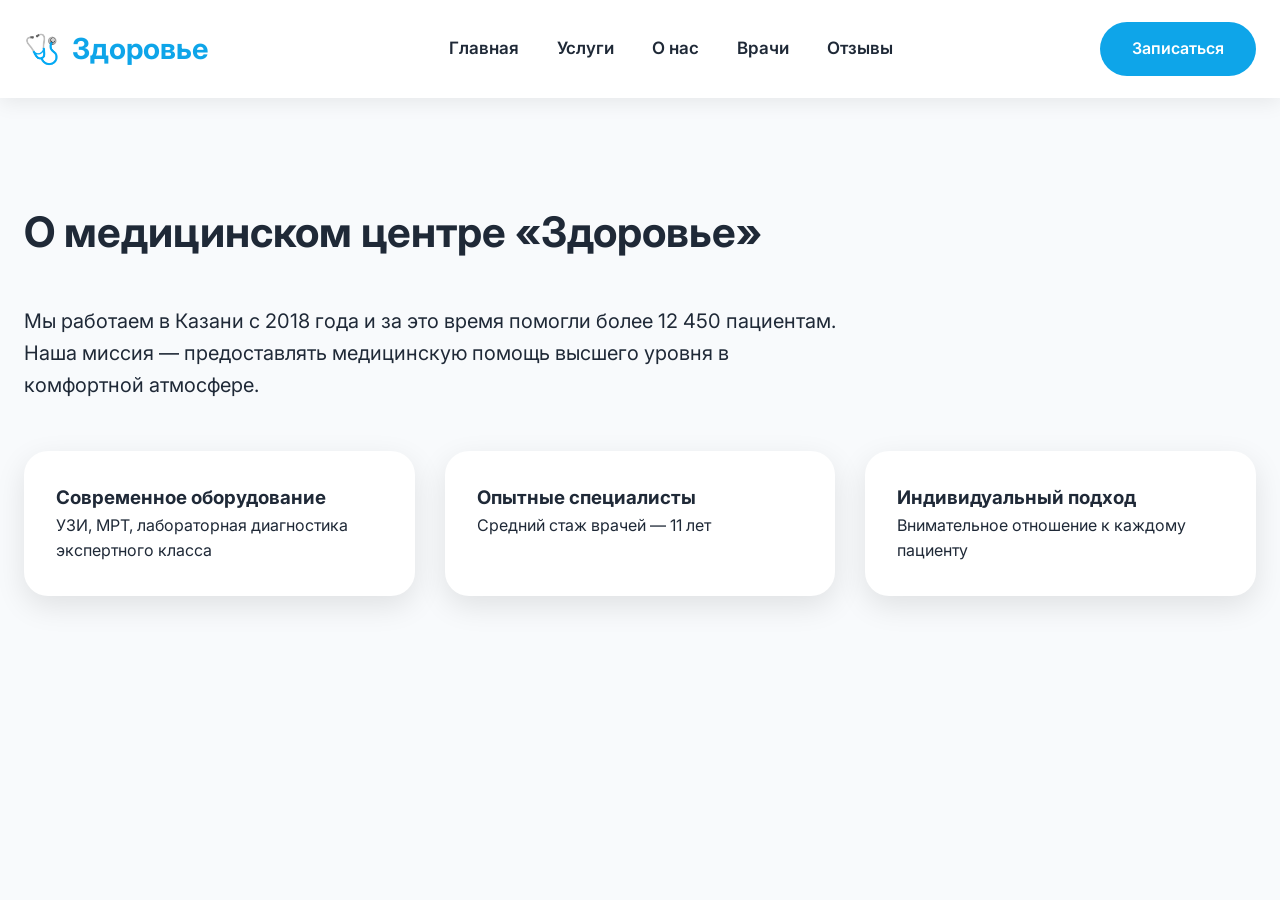
<file: about.html>
<!DOCTYPE html>
<html lang="ru">
<head>
  <meta charset="UTF-8">
  <meta name="viewport" content="width=device-width, initial-scale=1.0">
  <title>О нас — Медицинский центр «Здоровье»</title>
  <link rel="stylesheet" href="styles.css">
  <link rel="stylesheet" href="https://cdnjs.cloudflare.com/ajax/libs/font-awesome/6.6.0/css/all.min.css">
</head>
<body>
  <nav class="navbar">
    <div class="container">
      <div class="logo"><span class="logo-icon">🩺</span> Здоровье</div>
      <div class="nav-links">
        <a href="index.html">Главная</a>
        <a href="services.html">Услуги</a>
        <a href="about.html">О нас</a>
        <a href="doctors.html">Врачи</a>
        <a href="reviews.html">Отзывы</a>
      </div>
      <a href="services.html#appointment" class="btn-primary">Записаться</a>
    </div>
  </nav>

  <section class="section">
    <div class="container">
      <h1>О медицинском центре «Здоровье»</h1>
      <p style="font-size:1.25rem; max-width:820px; margin-bottom:50px;">
        Мы работаем в Казани с 2018 года и за это время помогли более 12 450 пациентам. 
        Наша миссия — предоставлять медицинскую помощь высшего уровня в комфортной атмосфере.
      </p>
      
      <div style="display:grid; grid-template-columns:repeat(auto-fit,minmax(280px,1fr)); gap:30px;">
        <div class="card"><h3>Современное оборудование</h3><p>УЗИ, МРТ, лабораторная диагностика экспертного класса</p></div>
        <div class="card"><h3>Опытные специалисты</h3><p>Средний стаж врачей — 11 лет</p></div>
        <div class="card"><h3>Индивидуальный подход</h3><p>Внимательное отношение к каждому пациенту</p></div>
      </div>
    </div>
  </section>

  <script src="script.js"></script>
</body>
</html>
</file>
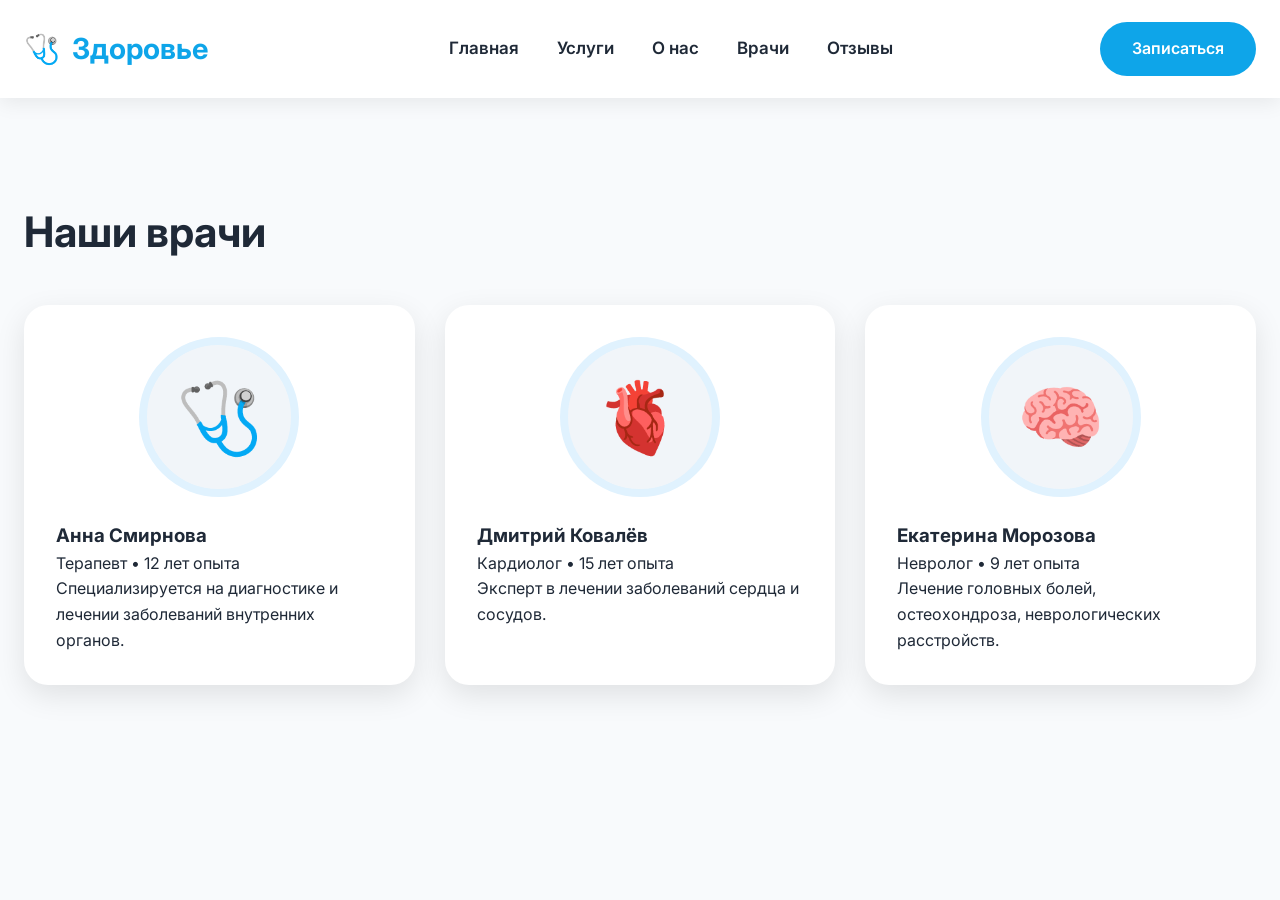
<file: doctors.html>
<!DOCTYPE html>
<html lang="ru">
<head>
  <meta charset="UTF-8">
  <meta name="viewport" content="width=device-width, initial-scale=1.0">
  <title>Медицинский центр «Здоровье» — Казань</title>
  
  <!-- Правильные пути (файлы лежат в корне) -->
  <link rel="stylesheet" href="styles.css">
  <link rel="stylesheet" href="https://cdnjs.cloudflare.com/ajax/libs/font-awesome/6.6.0/css/all.min.css">
</head>
<body>
  <nav class="navbar">
    <div class="container">
      <div class="logo"><span class="logo-icon">🩺</span> Здоровье</div>
      <div class="nav-links">
        <a href="index.html">Главная</a>
        <a href="services.html">Услуги</a>
        <a href="about.html">О нас</a>
        <a href="doctors.html">Врачи</a>
        <a href="reviews.html">Отзывы</a>
      </div>
      <a href="services.html#appointment" class="btn-primary">Записаться</a>
    </div>
  </nav>

  <section class="section">
    <div class="container">
      <h1>Наши врачи</h1>
      <div class="doctors-grid">
        <div class="doctor-card card">
          <div class="doctor-photo-frame"><span>🩺</span></div>
          <h3>Анна Смирнова</h3>
          <p class="specialty">Терапевт • 12 лет опыта</p>
          <p>Специализируется на диагностике и лечении заболеваний внутренних органов.</p>
        </div>
        <div class="doctor-card card">
          <div class="doctor-photo-frame"><span>🫀</span></div>
          <h3>Дмитрий Ковалёв</h3>
          <p class="specialty">Кардиолог • 15 лет опыта</p>
          <p>Эксперт в лечении заболеваний сердца и сосудов.</p>
        </div>
        <div class="doctor-card card">
          <div class="doctor-photo-frame"><span>🧠</span></div>
          <h3>Екатерина Морозова</h3>
          <p class="specialty">Невролог • 9 лет опыта</p>
          <p>Лечение головных болей, остеохондроза, неврологических расстройств.</p>
        </div>
      </div>
    </div>
  </section>

  <script src="script.js"></script>
</body>
</html>
</file>
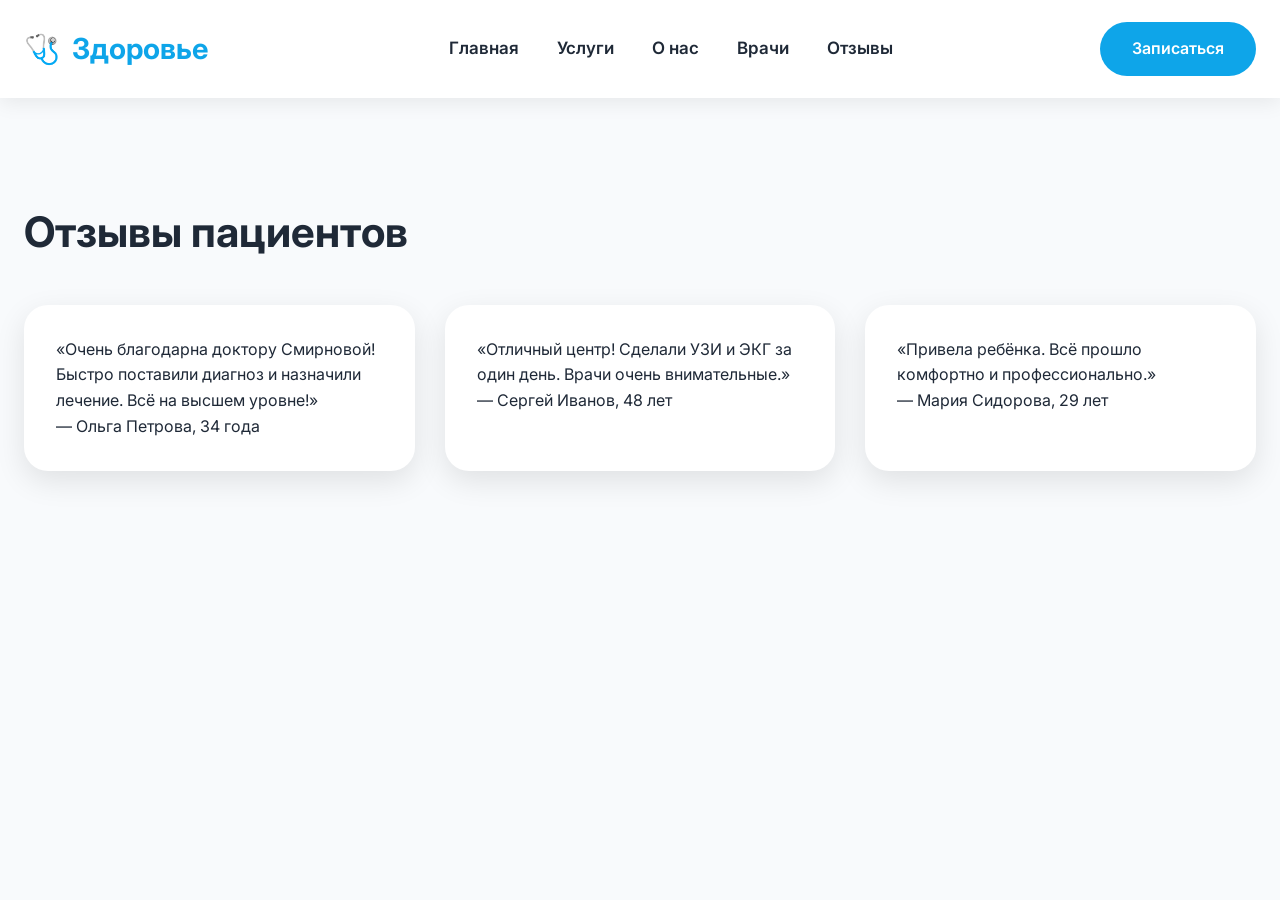
<file: reviews.html>
<!DOCTYPE html>
<html lang="ru">
<head>
  <meta charset="UTF-8">
  <meta name="viewport" content="width=device-width, initial-scale=1.0">
  <title>Отзывы — Медицинский центр «Здоровье»</title>
  <link rel="stylesheet" href="styles.css">
  <link rel="stylesheet" href="https://cdnjs.cloudflare.com/ajax/libs/font-awesome/6.6.0/css/all.min.css">
</head>
<body>
  <nav class="navbar">
    <div class="container">
      <div class="logo"><span class="logo-icon">🩺</span> Здоровье</div>
      <div class="nav-links">
        <a href="index.html">Главная</a>
        <a href="services.html">Услуги</a>
        <a href="about.html">О нас</a>
        <a href="doctors.html">Врачи</a>
        <a href="reviews.html">Отзывы</a>
      </div>
      <a href="services.html#appointment" class="btn-primary">Записаться</a>
    </div>
  </nav>

  <section class="section">
    <div class="container">
      <h1>Отзывы пациентов</h1>
      <div class="reviews-grid">
        <div class="review-card card">
          <p>«Очень благодарна доктору Смирновой! Быстро поставили диагноз и назначили лечение. Всё на высшем уровне!»</p>
          <div class="review-author">— Ольга Петрова, 34 года</div>
        </div>
        <div class="review-card card">
          <p>«Отличный центр! Сделали УЗИ и ЭКГ за один день. Врачи очень внимательные.»</p>
          <div class="review-author">— Сергей Иванов, 48 лет</div>
        </div>
        <div class="review-card card">
          <p>«Привела ребёнка. Всё прошло комфортно и профессионально.»</p>
          <div class="review-author">— Мария Сидорова, 29 лет</div>
        </div>
      </div>
    </div>
  </section>

  <script src="script.js"></script>
</body>
</html>
</file>
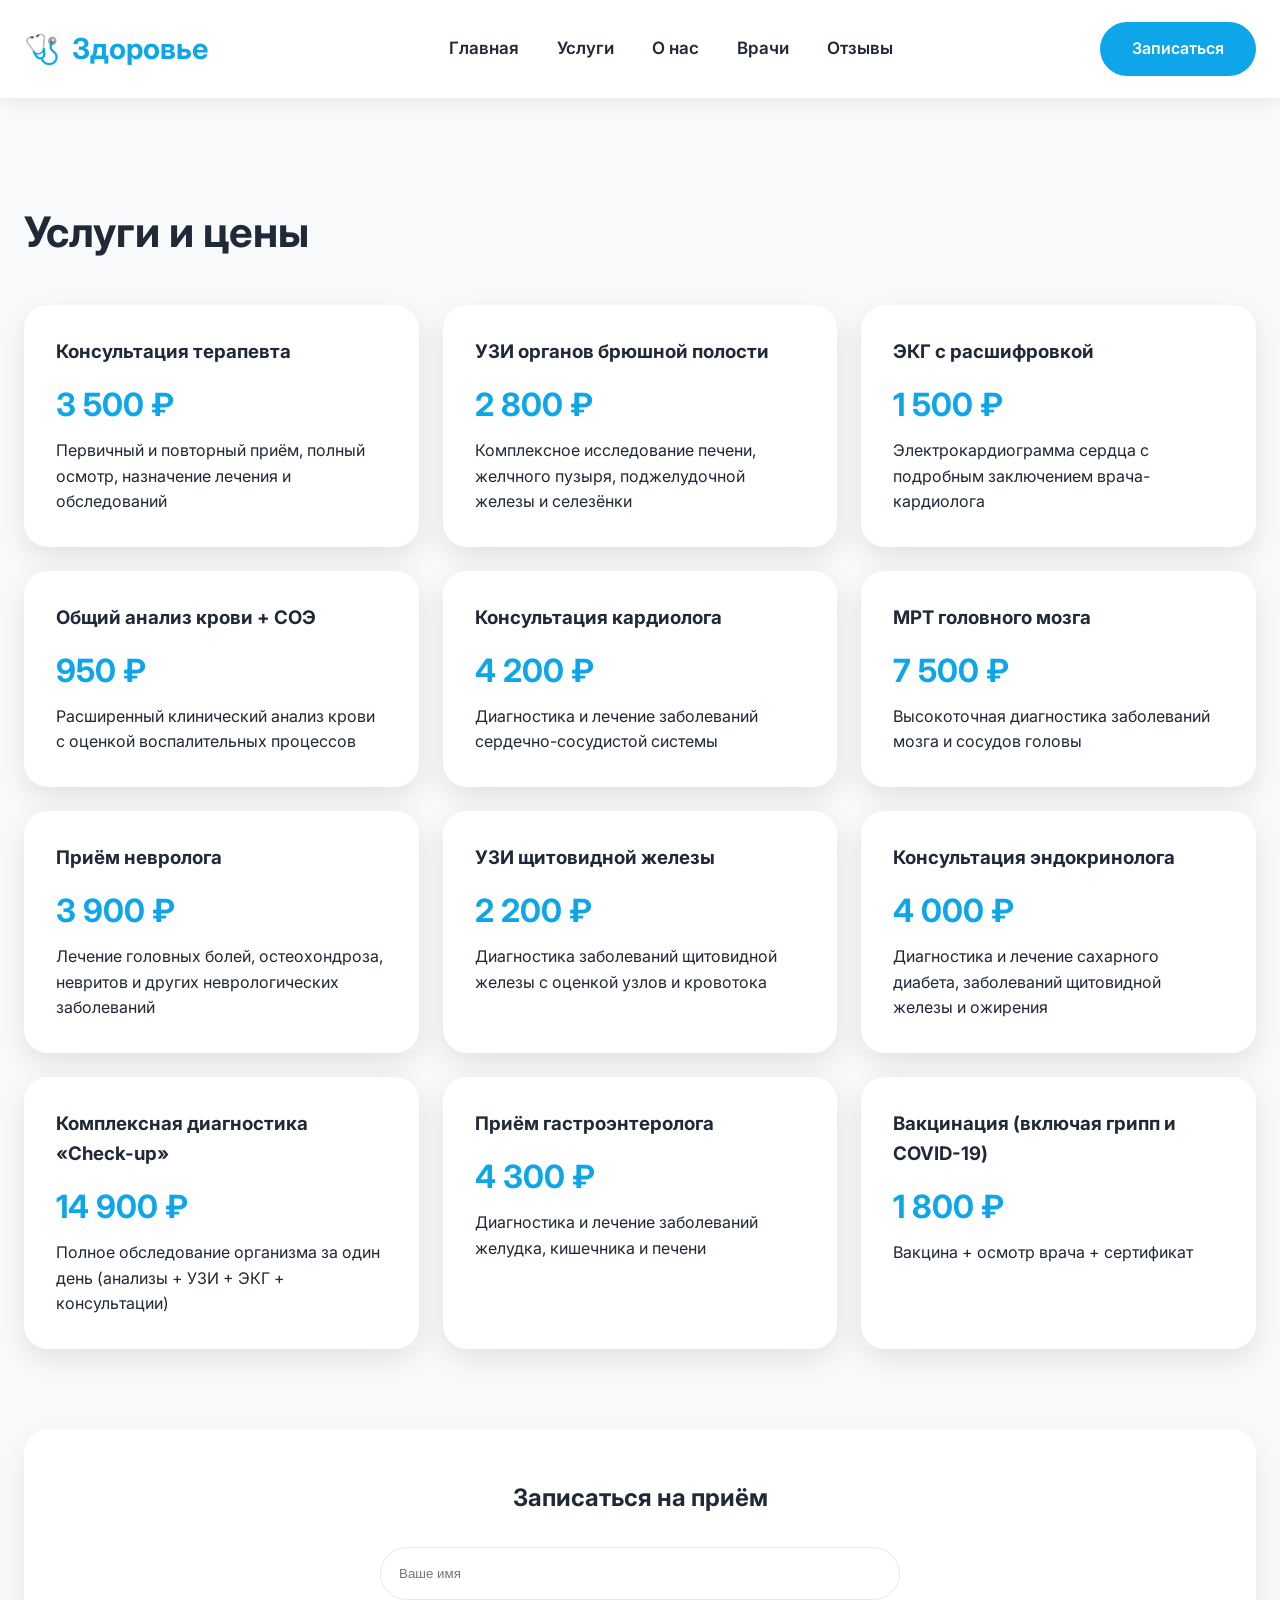
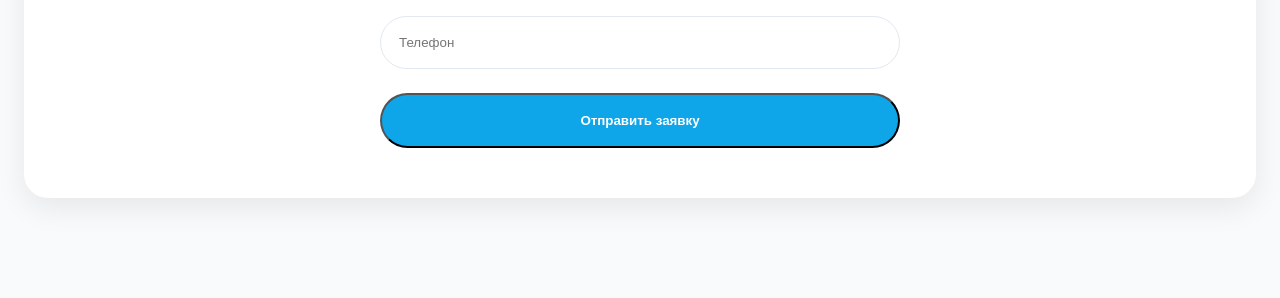
<file: services.html>
<!DOCTYPE html>
<html lang="ru">
<head>
  <meta charset="UTF-8">
  <meta name="viewport" content="width=device-width, initial-scale=1.0">
  <title>Услуги — Медицинский центр «Здоровье»</title>
  <link rel="stylesheet" href="styles.css">
  <link rel="stylesheet" href="https://cdnjs.cloudflare.com/ajax/libs/font-awesome/6.6.0/css/all.min.css">
</head>
<body>
  <nav class="navbar">
    <div class="container">
      <div class="logo"><span class="logo-icon">🩺</span> Здоровье</div>
      <div class="nav-links">
        <a href="index.html">Главная</a>
        <a href="services.html">Услуги</a>
        <a href="about.html">О нас</a>
        <a href="doctors.html">Врачи</a>
        <a href="reviews.html">Отзывы</a>
      </div>
      <a href="#appointment" class="btn-primary">Записаться</a>
    </div>
  </nav>

  <section class="section">
    <div class="container">
      <h1>Услуги и цены</h1>
      
      <div class="services-grid">
        <div class="service-card card">
          <h3>Консультация терапевта</h3>
          <p class="price">3 500 ₽</p>
          <p>Первичный и повторный приём, полный осмотр, назначение лечения и обследований</p>
        </div>
        <div class="service-card card">
          <h3>УЗИ органов брюшной полости</h3>
          <p class="price">2 800 ₽</p>
          <p>Комплексное исследование печени, желчного пузыря, поджелудочной железы и селезёнки</p>
        </div>
        <div class="service-card card">
          <h3>ЭКГ с расшифровкой</h3>
          <p class="price">1 500 ₽</p>
          <p>Электрокардиограмма сердца с подробным заключением врача-кардиолога</p>
        </div>
        <div class="service-card card">
          <h3>Общий анализ крови + СОЭ</h3>
          <p class="price">950 ₽</p>
          <p>Расширенный клинический анализ крови с оценкой воспалительных процессов</p>
        </div>
        <div class="service-card card">
          <h3>Консультация кардиолога</h3>
          <p class="price">4 200 ₽</p>
          <p>Диагностика и лечение заболеваний сердечно-сосудистой системы</p>
        </div>
        <div class="service-card card">
          <h3>МРТ головного мозга</h3>
          <p class="price">7 500 ₽</p>
          <p>Высокоточная диагностика заболеваний мозга и сосудов головы</p>
        </div>
        <div class="service-card card">
          <h3>Приём невролога</h3>
          <p class="price">3 900 ₽</p>
          <p>Лечение головных болей, остеохондроза, невритов и других неврологических заболеваний</p>
        </div>
        <div class="service-card card">
          <h3>УЗИ щитовидной железы</h3>
          <p class="price">2 200 ₽</p>
          <p>Диагностика заболеваний щитовидной железы с оценкой узлов и кровотока</p>
        </div>
        <div class="service-card card">
          <h3>Консультация эндокринолога</h3>
          <p class="price">4 000 ₽</p>
          <p>Диагностика и лечение сахарного диабета, заболеваний щитовидной железы и ожирения</p>
        </div>
        <div class="service-card card">
          <h3>Комплексная диагностика «Check-up»</h3>
          <p class="price">14 900 ₽</p>
          <p>Полное обследование организма за один день (анализы + УЗИ + ЭКГ + консультации)</p>
        </div>
        <div class="service-card card">
          <h3>Приём гастроэнтеролога</h3>
          <p class="price">4 300 ₽</p>
          <p>Диагностика и лечение заболеваний желудка, кишечника и печени</p>
        </div>
        <div class="service-card card">
          <h3>Вакцинация (включая грипп и COVID-19)</h3>
          <p class="price">1 800 ₽</p>
          <p>Вакцина + осмотр врача + сертификат</p>
        </div>
      </div>

      <div id="appointment" style="margin-top:80px; background:white; padding:50px; border-radius:24px; box-shadow:0 10px 30px rgba(0,0,0,0.08);">
        <h2 style="text-align:center; margin-bottom:30px;">Записаться на приём</h2>
        <form onsubmit="event.preventDefault(); alert('Заявка отправлена! Мы свяжемся с вами в течение 15 минут.');" style="max-width:520px; margin:0 auto;">
          <input type="text" placeholder="Ваше имя" required style="width:100%; padding:18px; margin-bottom:16px; border-radius:9999px; border:1px solid #e2e8f0;">
          <input type="tel" placeholder="Телефон" required style="width:100%; padding:18px; margin-bottom:24px; border-radius:9999px; border:1px solid #e2e8f0;">
          <button type="submit" class="btn-primary" style="width:100%; padding:18px;">Отправить заявку</button>
        </form>
      </div>
    </div>
  </section>

  <script src="script.js"></script>
</body>
</html>
</file>
<file: styles.css>
@import url('https://fonts.googleapis.com/css2?family=Inter:wght@400;500;600;700&display=swap');

* { margin: 0; padding: 0; box-sizing: border-box; }

body {
  font-family: 'Inter', system-ui, sans-serif;
  line-height: 1.6;
  color: #1f2937;
  background: #f8fafc;
}

/* Навбар */
.navbar {
  background: white;
  box-shadow: 0 4px 20px rgba(0,0,0,0.08);
  position: sticky;
  top: 0;
  z-index: 100;
}

.container {
  max-width: 1280px;
  margin: 0 auto;
  padding: 0 24px;
}

.navbar .container {
  display: flex;
  align-items: center;
  justify-content: space-between;
  padding: 22px 24px;
}

.logo {
  display: flex;
  align-items: center;
  gap: 12px;
  font-size: 29px;
  font-weight: 700;
  color: #0ea5e9;
}

.nav-links a {
  margin-left: 34px;
  text-decoration: none;
  color: #1f2937;
  font-weight: 600;
  font-size: 17px;
}

.nav-links a:hover { color: #0ea5e9; }

.btn-primary {
  background: #0ea5e9;
  color: white;
  padding: 14px 32px;
  border-radius: 9999px;
  font-weight: 600;
  text-decoration: none;
}

/* Hero */
.hero {
  background: linear-gradient(135deg, #f0f9ff, #e0f2fe);
  padding: 140px 0 100px;
}

.hero .grid {
  display: grid;
  grid-template-columns: 1fr 1fr;
  gap: 80px;
  align-items: center;
}

.hero h1 {
  font-size: 54px;
  line-height: 1.1;
  font-weight: 700;
}

/* Общие секции */
.section { padding: 100px 0; }

h1 {
  font-size: 42px;
  font-weight: 700;
  margin-bottom: 40px;
}

/* Карточки — ИСПРАВЛЕННЫЕ И КРАСИВЫЕ */
.card {
  background: white;
  border-radius: 24px;
  padding: 32px;
  box-shadow: 0 10px 30px rgba(0,0,0,0.1);
  transition: all 0.3s;
}

.card:hover {
  transform: translateY(-8px);
  box-shadow: 0 20px 40px rgba(0,0,0,0.15);
}

.services-grid {
  display: grid;
  grid-template-columns: repeat(auto-fit, minmax(340px, 1fr));
  gap: 24px;
  margin-top: 40px;
}

.service-card .price {
  font-size: 32px;
  font-weight: 700;
  color: #0ea5e9;
  margin: 12px 0 8px;
}

/* Врачи и отзывы */
.doctors-grid, .reviews-grid {
  display: grid;
  grid-template-columns: repeat(auto-fit, minmax(320px, 1fr));
  gap: 30px;
  margin-top: 40px;
}

.doctor-photo-frame {
  width: 160px;
  height: 160px;
  background: #f1f5f9;
  border-radius: 50%;
  margin: 0 auto 24px;
  display: flex;
  align-items: center;
  justify-content: center;
  font-size: 70px;
  border: 8px solid #e0f2fe;
}
</file>
